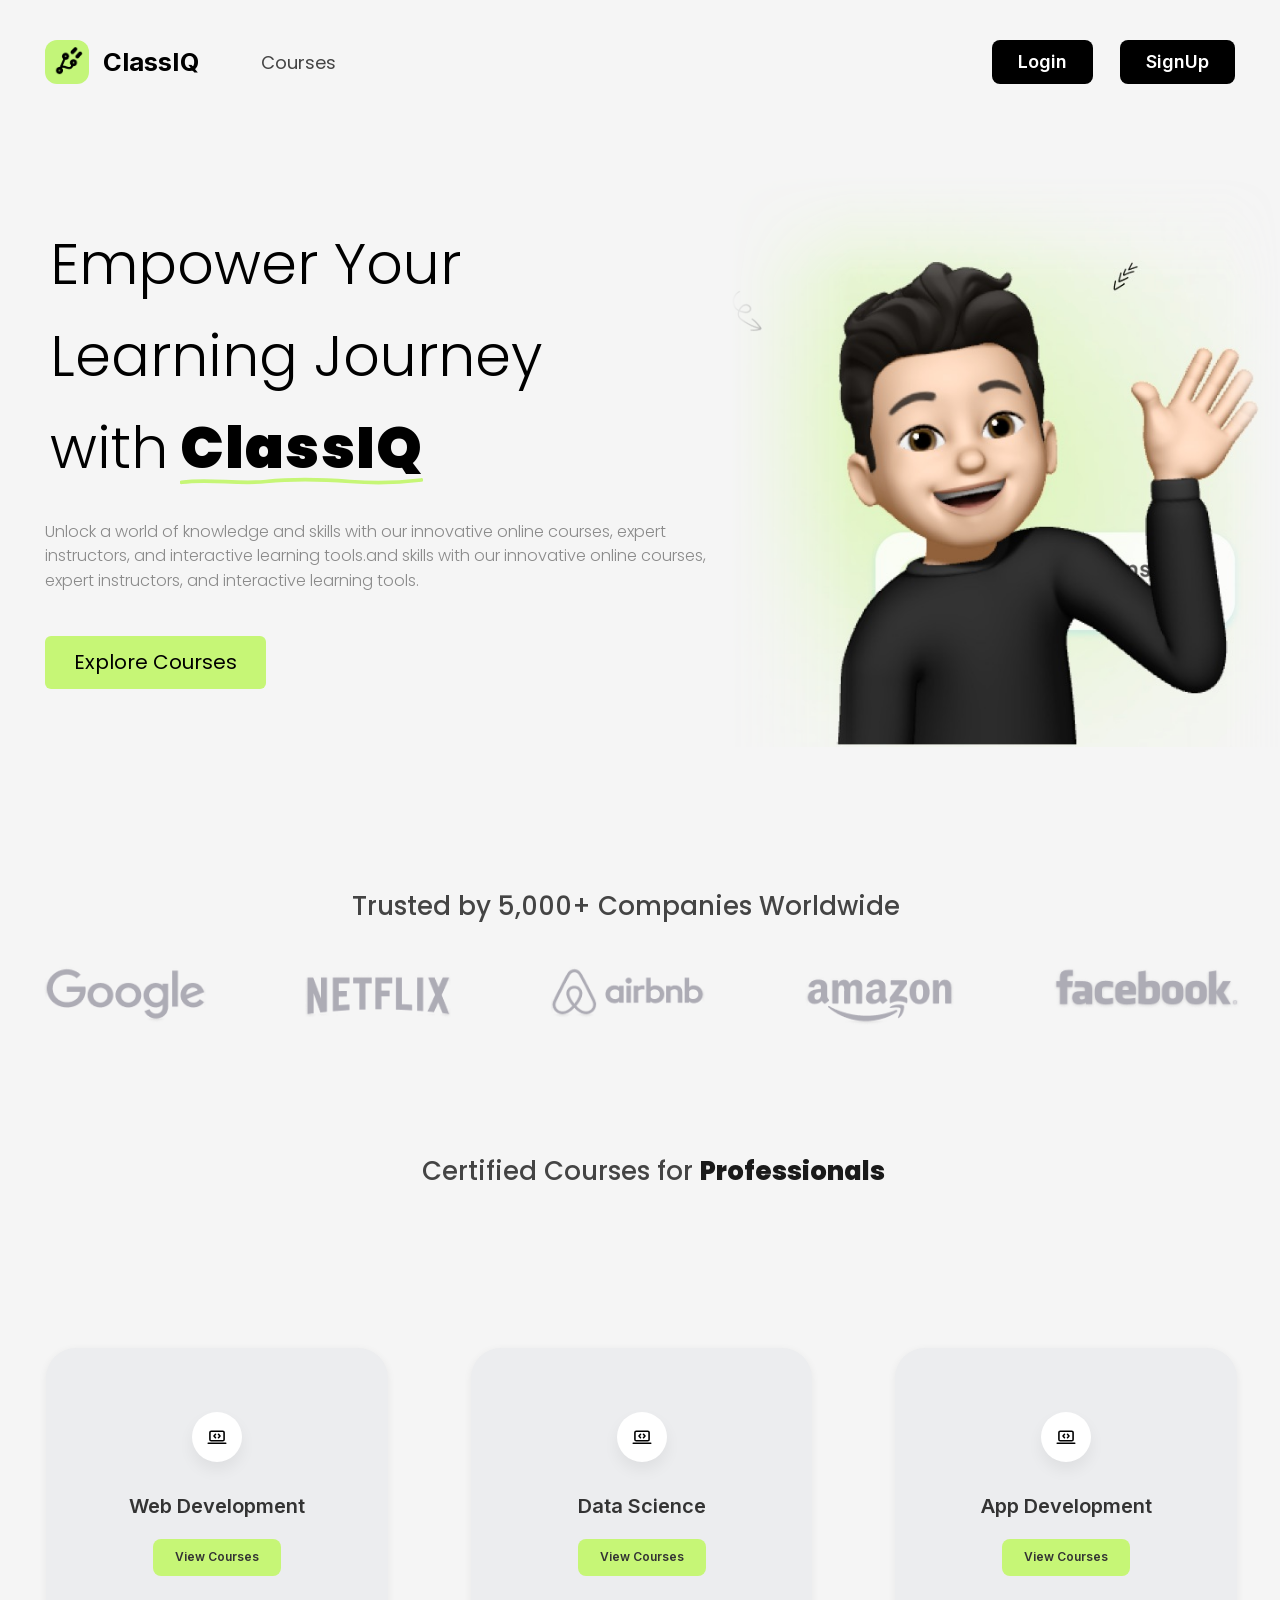
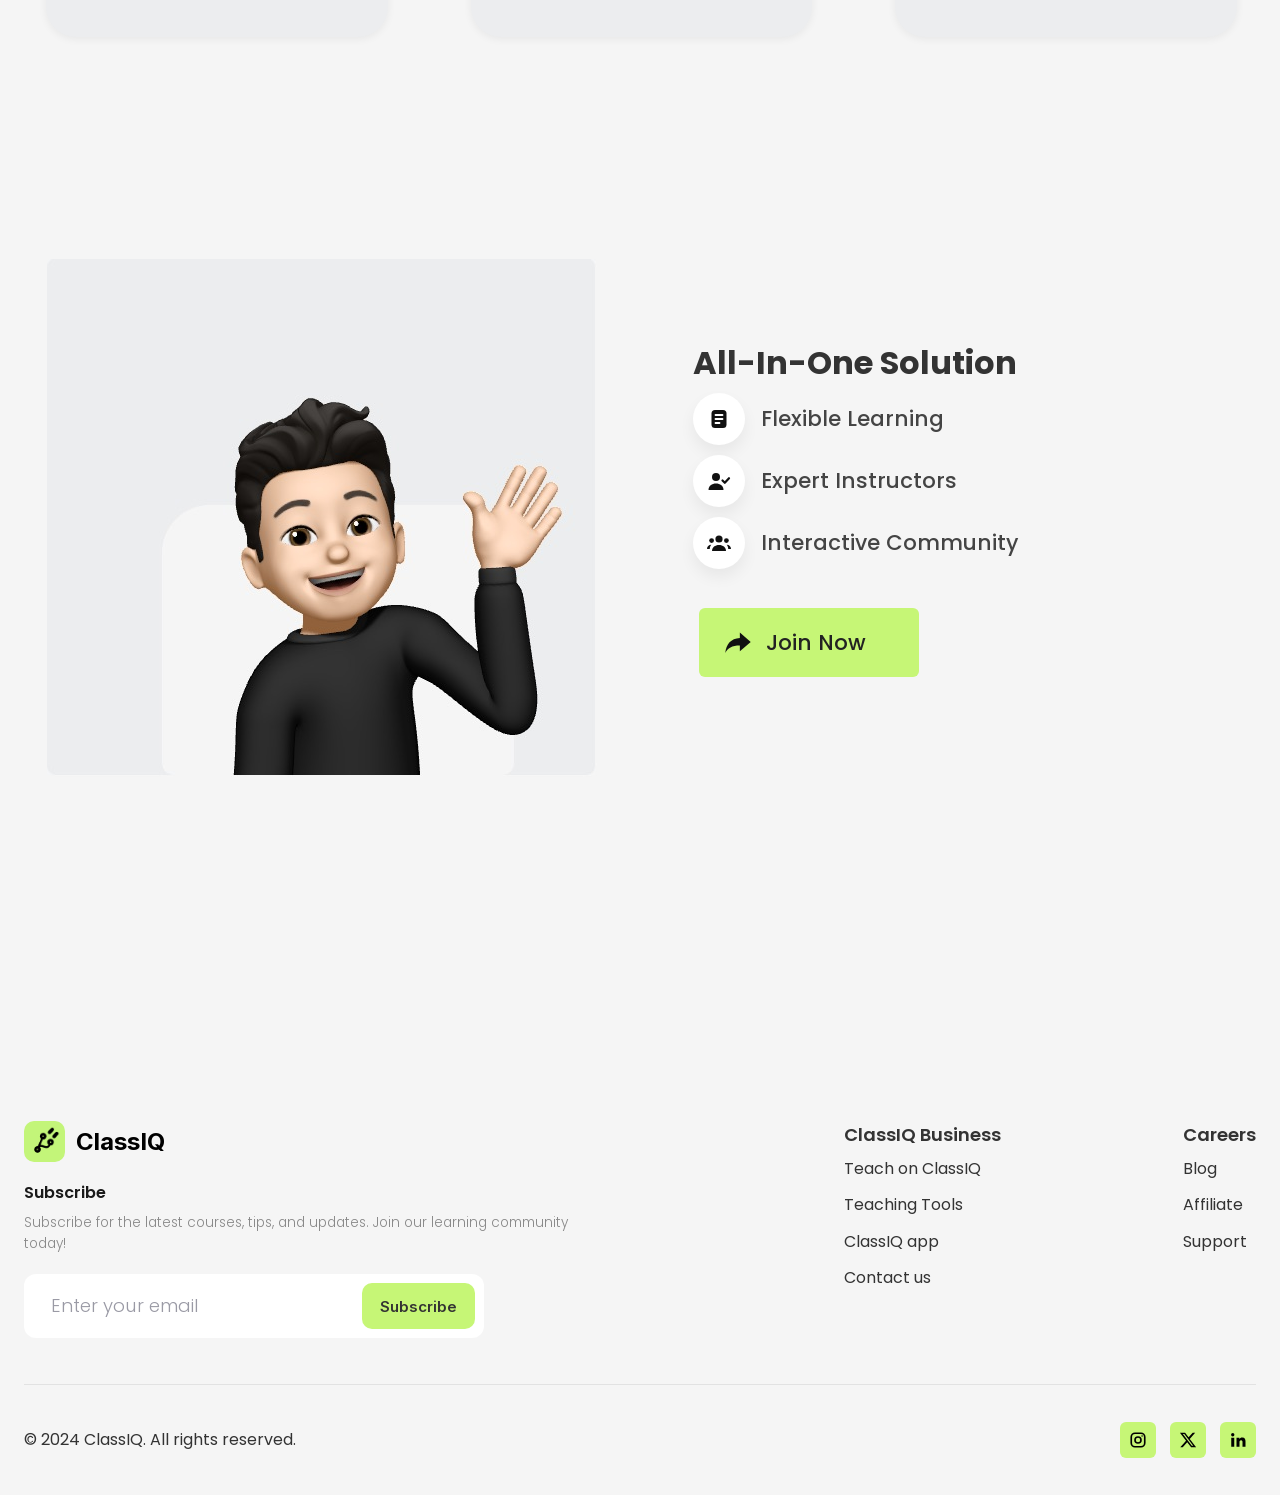
<file: index.html>
<!DOCTYPE html>
<html lang="en">
  <head>
    <meta charset="utf-8">
    <meta name="viewport" content="width=device-width, initial-scale=1">
    <title>ClassIQ - Empower Your Learning Journey</title>
    <meta name="description" content="Unlock a world of knowledge and skills with ClassIQ's online courses, expert instructors and interactive learning tools.">
    <meta name="theme-color" content="#c6f676">
    <link rel="icon" href="assets/images/logo.png" type="image/png">

    <link rel="preload" href="assets/fonts/poppins-300.woff2" as="font" type="font/woff2" crossorigin>
    <link rel="preload" href="assets/images/hero-avatar.jpg" as="image" fetchpriority="high">

    <link rel="stylesheet" href="css/base.css">
    <link rel="stylesheet" href="css/components/button.css">
    <link rel="stylesheet" href="css/components/header.css">
    <link rel="stylesheet" href="css/components/card.css">
    <link rel="stylesheet" href="css/components/footer.css">
    <link rel="stylesheet" href="css/pages/home.css">
  </head>
  <body class="page-home">
    <a class="skip-link" href="#main">Skip to content</a>

    <script src="js/components/header.js" data-nav-label="Courses" data-nav-href="#courses"></script>

    <main id="main">
      <!-- Hero -->
      <section class="hero" aria-labelledby="hero-title">
        <div class="container hero__inner">
          <div class="hero__content">
            <h1 class="hero__title" id="hero-title">
              Empower Your Learning Journey with <span class="hero__brand">ClassIQ</span>
            </h1>
            <p class="hero__text">
              Unlock a world of knowledge and skills with our innovative online courses, expert
              instructors, and interactive learning tools.and skills with our innovative online
              courses, expert instructors, and interactive learning tools.
            </p>
            <a class="btn btn--lime btn--md hero__cta" href="#courses">Explore Courses</a>
          </div>
          <img class="hero__media" src="assets/images/hero-avatar.jpg" width="620" height="645"
               alt="ClassIQ mascot waving hello" fetchpriority="high">
        </div>
      </section>

      <!-- Trusted by -->
      <section class="trusted" aria-labelledby="trusted-title">
        <div class="container">
          <h2 class="section-title" id="trusted-title">Trusted by 5,000+ Companies Worldwide</h2>
          <ul class="brands">
            <li><img class="brands__logo" src="assets/images/brand-google.png" width="182" height="68" alt="Google" loading="lazy" decoding="async"></li>
            <li><img class="brands__logo" src="assets/images/brand-netflix.png" width="164" height="68" alt="Netflix" loading="lazy" decoding="async"></li>
            <li><img class="brands__logo" src="assets/images/brand-airbnb.png" width="174" height="68" alt="Airbnb" loading="lazy" decoding="async"></li>
            <li><img class="brands__logo" src="assets/images/brand-amazon.png" width="168" height="68" alt="Amazon" loading="lazy" decoding="async"></li>
            <li><img class="brands__logo" src="assets/images/brand-facebook.png" width="208" height="68" alt="Facebook" loading="lazy" decoding="async"></li>
          </ul>
        </div>
      </section>

      <!-- Certified courses -->
      <section class="courses" id="courses" aria-labelledby="courses-title">
        <div class="container">
          <h2 class="section-title" id="courses-title">Certified Courses for <strong>Professionals</strong></h2>
          <ul class="category-grid">
            <li class="category-card">
              <span class="icon-circle"><img src="assets/icons/laptop.svg" width="20" height="20" alt=""></span>
              <h3 class="category-card__title">Web Development</h3>
              <a class="btn btn--lime btn--sm" href="dashboard.html">View Courses</a>
            </li>
            <li class="category-card">
              <span class="icon-circle"><img src="assets/icons/laptop.svg" width="20" height="20" alt=""></span>
              <h3 class="category-card__title">Data Science</h3>
              <a class="btn btn--lime btn--sm" href="dashboard.html">View Courses</a>
            </li>
            <li class="category-card">
              <span class="icon-circle"><img src="assets/icons/laptop.svg" width="20" height="20" alt=""></span>
              <h3 class="category-card__title">App Development</h3>
              <a class="btn btn--lime btn--sm" href="dashboard.html">View Courses</a>
            </li>
          </ul>
        </div>
      </section>

      <!-- All-in-one -->
      <section class="about" aria-labelledby="about-title">
        <div class="container about__inner">
          <div class="about__media">
            <img src="assets/images/about-avatar.jpg" width="550" height="518"
                 alt="ClassIQ mascot waving" loading="lazy" decoding="async">
          </div>
          <div class="about__content">
            <h2 class="about__title" id="about-title">All-In-One Solution</h2>
            <ul class="feature-list">
              <li class="feature-list__item">
                <span class="icon-circle"><img src="assets/icons/notebook.svg" width="22" height="22" alt=""></span>
                Flexible Learning
              </li>
              <li class="feature-list__item">
                <span class="icon-circle"><img src="assets/icons/user-check.svg" width="22" height="22" alt=""></span>
                Expert Instructors
              </li>
              <li class="feature-list__item">
                <span class="icon-circle"><img src="assets/icons/users.svg" width="22" height="22" alt=""></span>
                Interactive Community
              </li>
            </ul>
            <a class="btn btn--lime btn--lg about__cta" href="signup.html">
              <img class="btn__icon" src="assets/icons/share.svg" width="26" height="26" alt="">
              Join Now
            </a>
          </div>
        </div>
      </section>
    </main>

    <footer class="site-footer">
      <div class="site-footer__inner">
        <div class="footer__top">
          <div class="footer__brand">
            <a class="brand" href="index.html" aria-label="ClassIQ home">
              <img class="brand__logo" src="assets/images/logo.png" width="41" height="41" alt="" loading="lazy">
              ClassIQ
            </a>
            <h2 class="footer__subscribe-title">Subscribe</h2>
            <p class="footer__subscribe-text">
              Subscribe for the latest courses, tips, and updates. Join our learning community today!
            </p>
            <form class="subscribe" data-subscribe-form novalidate>
              <label class="sr-only" for="subscribe-email">Email address</label>
              <input class="subscribe__input" id="subscribe-email" type="email" name="email"
                     placeholder="Enter your email" autocomplete="email">
              <button class="btn btn--lime btn--xs" type="submit">Subscribe</button>
            </form>
            <p class="subscribe__message" id="subscribe-message" role="status" aria-live="polite"></p>
          </div>

          <nav aria-labelledby="footer-business">
            <h2 class="footer__col-title" id="footer-business">ClassIQ Business</h2>
            <ul class="footer__links">
              <li><a href="#">Teach on ClassIQ</a></li>
              <li><a href="#">Teaching Tools</a></li>
              <li><a href="#">ClassIQ app</a></li>
              <li><a href="#">Contact us</a></li>
            </ul>
          </nav>

          <nav aria-labelledby="footer-careers">
            <h2 class="footer__col-title" id="footer-careers">Careers</h2>
            <ul class="footer__links">
              <li><a href="#">Blog</a></li>
              <li><a href="#">Affiliate</a></li>
              <li><a href="#">Support</a></li>
            </ul>
          </nav>
        </div>

        <div class="footer__bottom">
          <p class="footer__copy">&copy; 2024 ClassIQ. All rights reserved.</p>
          <ul class="social">
            <li><a class="social__link" href="#" aria-label="Instagram"><img src="assets/icons/instagram.svg" width="18" height="18" alt="" loading="lazy"></a></li>
            <li><a class="social__link" href="#" aria-label="X"><img src="assets/icons/x.svg" width="18" height="18" alt="" loading="lazy"></a></li>
            <li><a class="social__link" href="#" aria-label="LinkedIn"><img src="assets/icons/linkedin.svg" width="18" height="18" alt="" loading="lazy"></a></li>
          </ul>
        </div>
      </div>
    </footer>

    <script src="js/utils/validators.js" defer></script>
    <script src="js/modules/nav.js" defer></script>
    <script src="js/modules/subscribe.js" defer></script>
  </body>
</html>
</file>
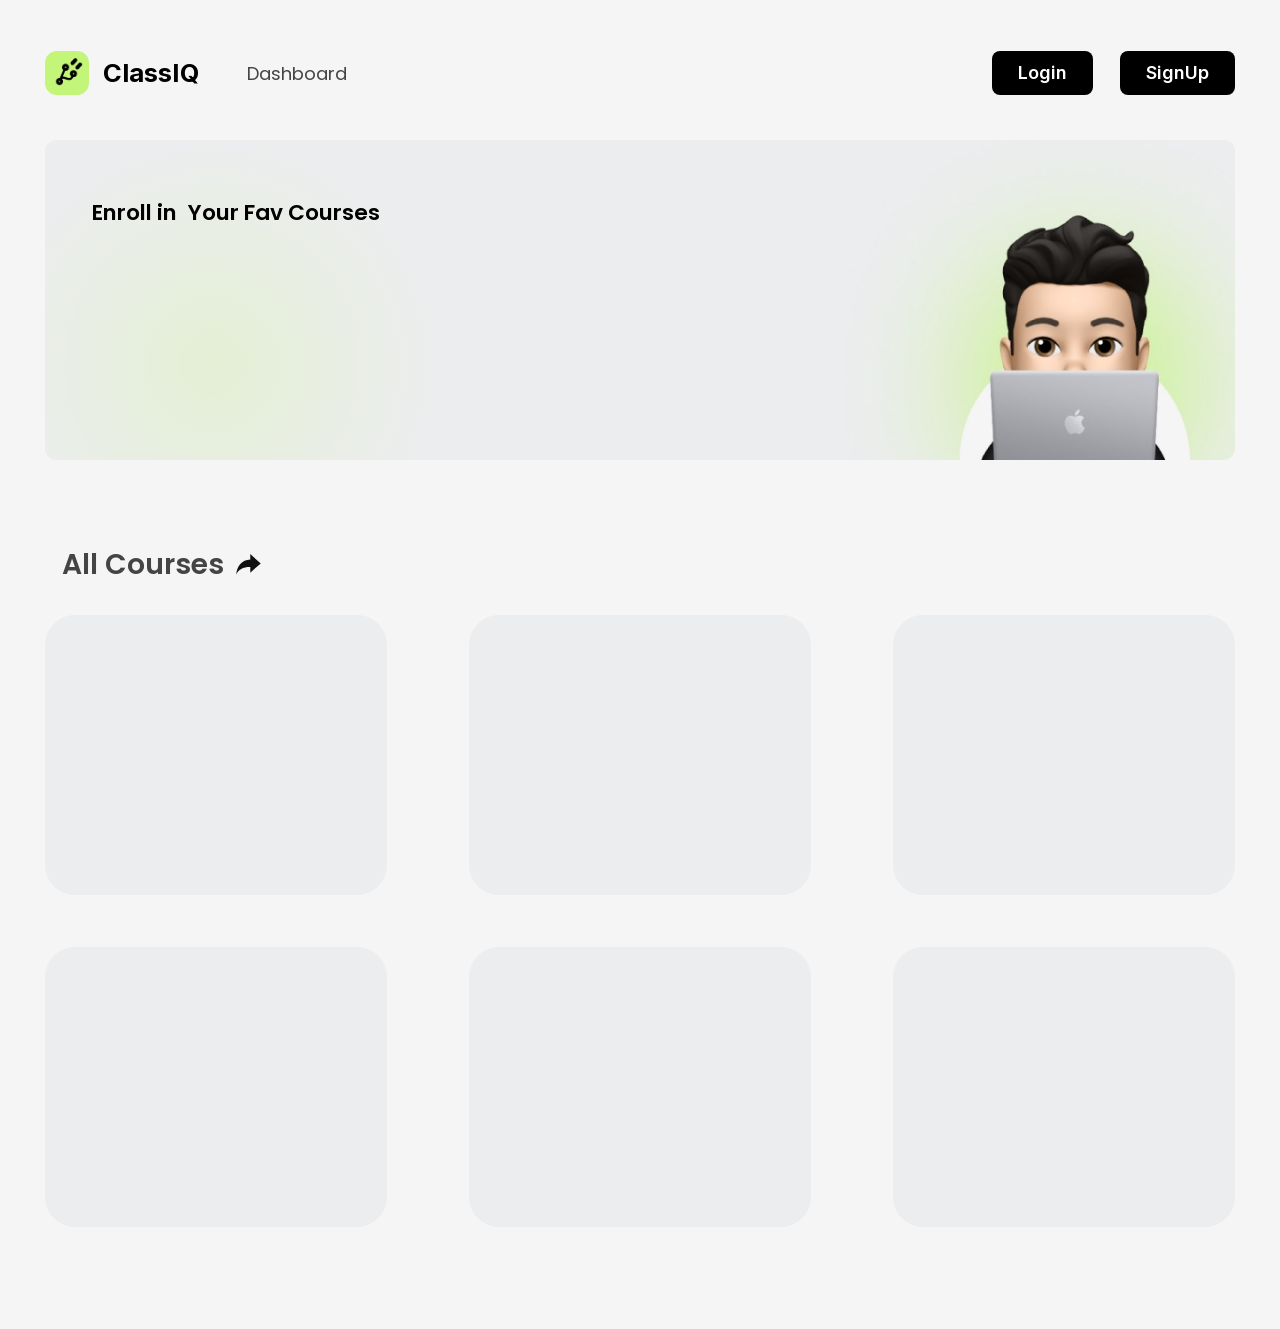
<file: dashboard.html>
<!DOCTYPE html>
<html lang="en">
  <head>
    <meta charset="utf-8">
    <meta name="viewport" content="width=device-width, initial-scale=1">
    <title>Dashboard - ClassIQ</title>
    <meta name="description" content="Browse and enroll in your favourite ClassIQ courses.">
    <meta name="theme-color" content="#c6f676">
    <link rel="icon" href="assets/images/logo.png" type="image/png">

    <link rel="preload" href="assets/fonts/poppins-500.woff2" as="font" type="font/woff2" crossorigin>

    <link rel="stylesheet" href="css/base.css">
    <link rel="stylesheet" href="css/components/button.css">
    <link rel="stylesheet" href="css/components/header.css">
    <link rel="stylesheet" href="css/components/card.css">
    <link rel="stylesheet" href="css/pages/dashboard.css">
  </head>
  <body class="page-dashboard">
    <a class="skip-link" href="#main">Skip to content</a>

    <script src="js/components/header.js" data-nav-label="Dashboard" data-nav-href="dashboard.html"></script>

    <main class="container" id="main">
      <section class="banner" aria-labelledby="banner-title">
        <h1 class="banner__title" id="banner-title">Enroll in&ensp;Your Fav Courses</h1>
        <img class="banner__media" src="assets/images/banner-avatar.jpg" width="445" height="361"
             alt="ClassIQ mascot studying on a laptop" fetchpriority="high">
      </section>

      <section class="dashboard-courses" aria-labelledby="courses-title">
        <h2 class="dashboard-courses__title" id="courses-title">
          All Courses
          <img src="assets/icons/share.svg" width="28" height="28" alt="">
        </h2>
        <ul class="course-grid">
          <li class="course-tile" aria-hidden="true"></li>
          <li class="course-tile" aria-hidden="true"></li>
          <li class="course-tile" aria-hidden="true"></li>
          <li class="course-tile" aria-hidden="true"></li>
          <li class="course-tile" aria-hidden="true"></li>
          <li class="course-tile" aria-hidden="true"></li>
        </ul>
      </section>
    </main>

    <script src="js/modules/nav.js" defer></script>
  </body>
</html>
</file>
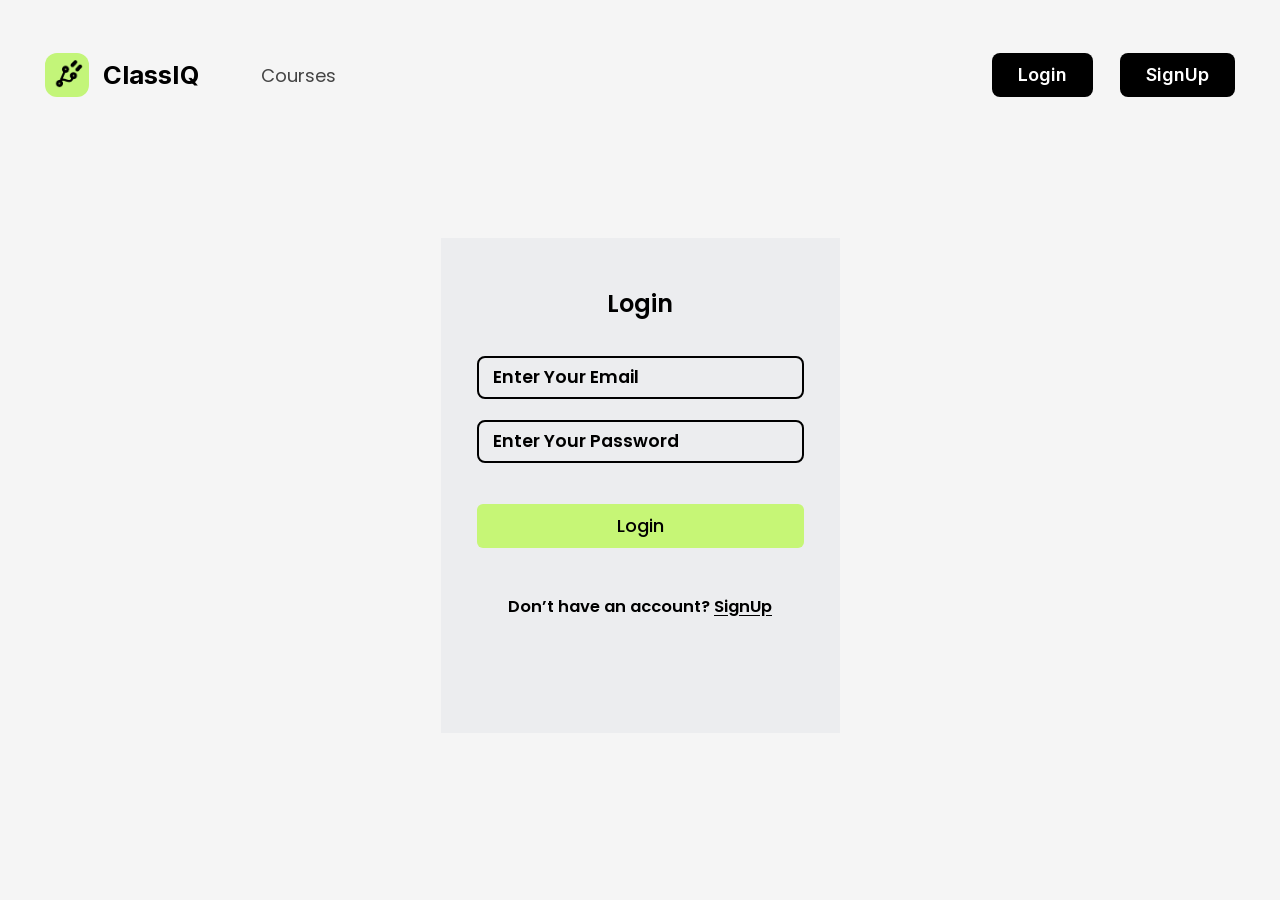
<file: login.html>
<!DOCTYPE html>
<html lang="en">
  <head>
    <meta charset="utf-8">
    <meta name="viewport" content="width=device-width, initial-scale=1">
    <title>Login – ClassIQ</title>
    <meta name="description" content="Log in to your ClassIQ account.">
    <meta name="theme-color" content="#c6f676">
    <link rel="icon" href="assets/images/logo.png" type="image/png">

    <link rel="preload" href="assets/fonts/poppins-500.woff2" as="font" type="font/woff2" crossorigin>

    <link rel="stylesheet" href="css/base.css">
    <link rel="stylesheet" href="css/components/button.css">
    <link rel="stylesheet" href="css/components/header.css">
    <link rel="stylesheet" href="css/components/form.css">
  </head>
  <body class="page-login">
    <a class="skip-link" href="#main">Skip to content</a>

    <script src="js/components/header.js" data-nav-label="Courses" data-nav-href="index.html#courses"></script>

    <main id="main">
      <section class="auth-card" aria-labelledby="auth-title">
        <h1 class="auth-card__title" id="auth-title">Login</h1>
        <form class="form" data-auth-form data-redirect="dashboard.html" novalidate>
          <div class="field">
            <label class="sr-only" for="email">Email</label>
            <input class="field__input" id="email" name="email" type="email" placeholder="Enter Your Email"
                   autocomplete="email" data-rules="required email" aria-describedby="email-error">
            <p class="field__error" id="email-error" role="alert"></p>
          </div>
          <div class="field">
            <label class="sr-only" for="password">Password</label>
            <input class="field__input" id="password" name="password" type="password" placeholder="Enter Your Password"
                   autocomplete="current-password" data-rules="required" aria-describedby="password-error">
            <p class="field__error" id="password-error" role="alert"></p>
          </div>
          <button class="btn btn--lime btn--block form__submit" type="submit">Login</button>
        </form>
        <p class="auth-card__switch">Don’t have an account? <a href="signup.html">SignUp</a></p>
      </section>
    </main>

    <script src="js/utils/validators.js" defer></script>
    <script src="js/modules/nav.js" defer></script>
    <script src="js/modules/auth-form.js" defer></script>
  </body>
</html>
</file>
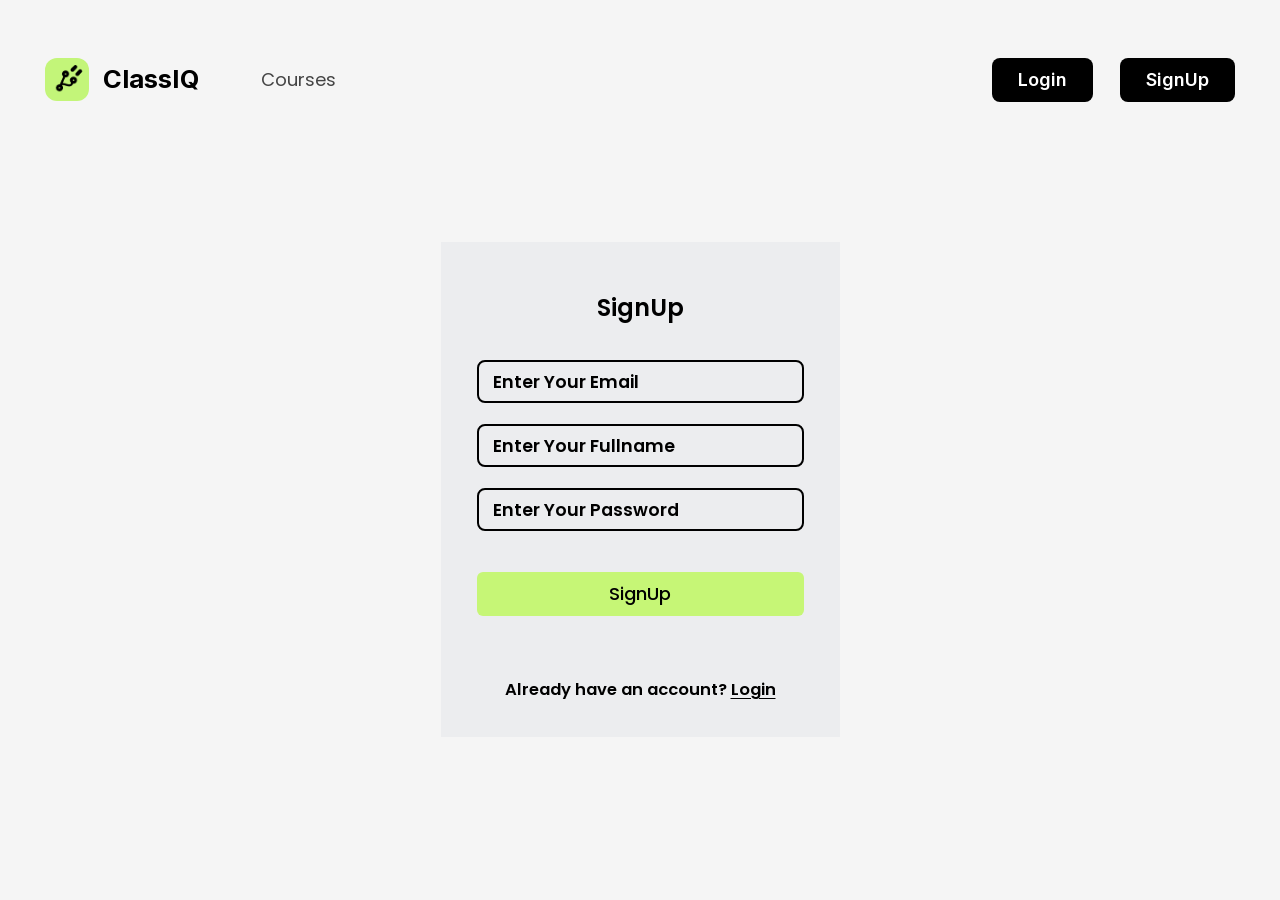
<file: signup.html>
<!DOCTYPE html>
<html lang="en">
  <head>
    <meta charset="utf-8">
    <meta name="viewport" content="width=device-width, initial-scale=1">
    <title>SignUp – ClassIQ</title>
    <meta name="description" content="Create your ClassIQ account.">
    <meta name="theme-color" content="#c6f676">
    <link rel="icon" href="assets/images/logo.png" type="image/png">

    <link rel="preload" href="assets/fonts/poppins-500.woff2" as="font" type="font/woff2" crossorigin>

    <link rel="stylesheet" href="css/base.css">
    <link rel="stylesheet" href="css/components/button.css">
    <link rel="stylesheet" href="css/components/header.css">
    <link rel="stylesheet" href="css/components/form.css">
  </head>
  <body class="page-signup">
    <a class="skip-link" href="#main">Skip to content</a>

    <script src="js/components/header.js" data-nav-label="Courses" data-nav-href="index.html#courses"></script>

    <main id="main">
      <section class="auth-card auth-card--signup" aria-labelledby="auth-title">
        <h1 class="auth-card__title" id="auth-title">SignUp</h1>
        <form class="form" data-auth-form data-redirect="dashboard.html" novalidate>
          <div class="field">
            <label class="sr-only" for="email">Email</label>
            <input class="field__input" id="email" name="email" type="email" placeholder="Enter Your Email"
                   autocomplete="email" data-rules="required email" aria-describedby="email-error">
            <p class="field__error" id="email-error" role="alert"></p>
          </div>
          <div class="field">
            <label class="sr-only" for="fullname">Full name</label>
            <input class="field__input" id="fullname" name="fullname" type="text" placeholder="Enter Your Fullname"
                   autocomplete="name" data-rules="required" aria-describedby="fullname-error">
            <p class="field__error" id="fullname-error" role="alert"></p>
          </div>
          <div class="field">
            <label class="sr-only" for="password">Password</label>
            <input class="field__input" id="password" name="password" type="password" placeholder="Enter Your Password"
                   autocomplete="new-password" data-rules="required min:8" aria-describedby="password-error">
            <p class="field__error" id="password-error" role="alert"></p>
          </div>
          <button class="btn btn--lime btn--block form__submit" type="submit">SignUp</button>
        </form>
        <p class="auth-card__switch">Already have an account? <a href="login.html">Login</a></p>
      </section>
    </main>

    <script src="js/utils/validators.js" defer></script>
    <script src="js/modules/nav.js" defer></script>
    <script src="js/modules/auth-form.js" defer></script>
  </body>
</html>
</file>
<file: css/base.css>
@font-face {
  font-family: "Poppins";
  font-style: normal;
  font-weight: 300;
  font-display: swap;
  src: url("../assets/fonts/poppins-300.woff2") format("woff2");
}
@font-face {
  font-family: "Poppins";
  font-style: normal;
  font-weight: 400;
  font-display: swap;
  src: url("../assets/fonts/poppins-400.woff2") format("woff2");
}
@font-face {
  font-family: "Poppins";
  font-style: normal;
  font-weight: 500;
  font-display: swap;
  src: url("../assets/fonts/poppins-500.woff2") format("woff2");
}
@font-face {
  font-family: "Poppins";
  font-style: normal;
  font-weight: 600;
  font-display: swap;
  src: url("../assets/fonts/poppins-600.woff2") format("woff2");
}
@font-face {
  font-family: "Poppins";
  font-style: normal;
  font-weight: 700;
  font-display: swap;
  src: url("../assets/fonts/poppins-700.woff2") format("woff2");
}
@font-face {
  font-family: "Poppins";
  font-style: normal;
  font-weight: 800;
  font-display: swap;
  src: url("../assets/fonts/poppins-800.woff2") format("woff2");
}
@font-face {
  font-family: "Poppins";
  font-style: normal;
  font-weight: 900;
  font-display: swap;
  src: url("../assets/fonts/poppins-900.woff2") format("woff2");
}
@font-face {
  font-family: "Inter";
  font-style: normal;
  font-weight: 600 700;
  font-display: swap;
  src: url("../assets/fonts/inter.woff2") format("woff2");
}

:root {
  --color-bg: #f5f5f5;
  --color-surface: #ecedef;
  --color-lime: #c6f676;
  --color-black: #000;
  --color-white: #fff;
  --color-text: #1a1a1a;
  --color-muted: #444;
  --color-subtle: #777;
  --color-border: #e2e2e2;
  --color-error: #c62828;

  --font-body: "Poppins", system-ui, -apple-system, "Segoe UI", Roboto, sans-serif;
  --font-display: "Inter", system-ui, -apple-system, "Segoe UI", Roboto, sans-serif;

  --container: 1190px;
  --gutter: clamp(16px, 4vw, 24px);

  --radius-sm: 6px;
  --radius-md: 8px;
  --radius-lg: 30px;

  --shadow-card: 0 4px 14px rgb(0 0 0 / 8%);
}

*,
*::before,
*::after {
  box-sizing: border-box;
}

* {
  margin: 0;
}

html {
  -webkit-text-size-adjust: 100%;
}

body {
  min-height: 100vh;
  font-family: var(--font-body);
  font-size: 1rem;
  line-height: 1.5;
  color: var(--color-text);
  background: var(--color-bg);
  -webkit-font-smoothing: antialiased;
  overflow-x: hidden;
}

img {
  display: block;
  max-width: 100%;
  height: auto;
}

a {
  color: inherit;
  text-decoration: none;
}

ul {
  padding: 0;
  list-style: none;
}

button,
input {
  font: inherit;
  color: inherit;
}

button {
  cursor: pointer;
}

:focus-visible {
  outline: 3px solid var(--color-black);
  outline-offset: 3px;
}

@media (prefers-reduced-motion: reduce) {
  *,
  *::before,
  *::after {
    transition-duration: 0.01ms !important;
    animation-duration: 0.01ms !important;
  }
}

.container {
  width: min(100% - 2 * var(--gutter), var(--container));
  margin-inline: auto;
}

.sr-only {
  position: absolute;
  width: 1px;
  height: 1px;
  padding: 0;
  margin: -1px;
  overflow: hidden;
  clip: rect(0, 0, 0, 0);
  white-space: nowrap;
  border: 0;
}

.skip-link {
  position: absolute;
  top: -100px;
  left: 16px;
  z-index: 100;
  padding: 8px 16px;
  color: var(--color-white);
  background: var(--color-black);
  border-radius: var(--radius-sm);
}

.skip-link:focus {
  top: 16px;
}

/* ---- Typography ---- */
.section-title {
  font-size: clamp(1.25rem, 2.02vw, 1.8125rem);
  font-weight: 500;
  line-height: 1.4;
  text-align: center;
  color: var(--color-muted);
}

.section-title strong {
  font-weight: 800;
  color: var(--color-text);
}
</file>
<file: css/components/button.css>
/* Buttons */
.btn {
  display: inline-flex;
  align-items: center;
  justify-content: center;
  gap: 12px;
  border: 0;
  border-radius: var(--radius-sm);
  font-family: var(--font-body);
  font-weight: 500;
  line-height: 1;
  white-space: nowrap;
  transition: transform 0.15s ease, box-shadow 0.15s ease, opacity 0.15s ease;
}

.btn:hover {
  transform: translateY(-1px);
  box-shadow: 0 6px 14px rgb(0 0 0 / 14%);
}

.btn:active {
  transform: translateY(0);
  box-shadow: none;
}

/* Colours */
.btn--lime {
  background: var(--color-lime);
  color: var(--color-black);
}

.btn--dark {
  background: var(--color-black);
  color: var(--color-white);
  font-family: var(--font-display);
  font-weight: 600;
  border-radius: var(--radius-md);
}

/* Sizes */
.btn--xs {
  min-height: 46px;
  padding: 0 18px;
  border-radius: 10px;
  font-family: var(--font-display);
  font-size: 0.9375rem;
  font-weight: 600;
  color: #333;
}

.btn--sm {
  min-height: 37px;
  padding: 0 22px;
  border-radius: var(--radius-md);
  font-family: var(--font-display);
  font-size: 0.75rem;
  font-weight: 600;
  color: #333;
}

.btn--md {
  min-height: 53px;
  padding: 0 29px;
  font-size: 1.25rem;
  font-weight: 400;
}

.btn--lg {
  min-height: 69px;
  gap: 15px;
  padding: 0 53px 0 26px;
  font-size: clamp(1.125rem, 1.67vw, 1.5rem);
  color: #222;
}

.btn--nav {
  min-height: 44px;
  padding: 0 26px;
  font-size: 1.125rem;
}

.btn--block {
  width: 100%;
  min-height: 44px;
  font-size: 1.125rem;
}

.btn__icon {
  width: 26px;
  height: 21px;
}
</file>
<file: css/components/header.css>
/* Site header and navigation */
body {
  --header-top: 40px;
  --nav-gap: 52px;
}

body.page-dashboard {
  --header-top: 51px;
  --nav-gap: 32px;
}

body.page-login {
  --header-top: 53px;
}

body.page-signup {
  --header-top: 64px;
}

.site-header {
  padding-top: min(var(--header-top), max(16px, 4.5vw));
}

.site-header__inner {
  position: relative;
  display: flex;
  align-items: center;
  gap: 16px;
}

.brand {
  display: inline-flex;
  align-items: center;
  gap: 14px;
  font-family: var(--font-display);
  font-size: clamp(1.375rem, 2vw, 1.75rem);
  font-weight: 700;
  color: var(--color-black);
}

.brand__logo {
  width: clamp(40px, 3.4vw, 49px);
  height: clamp(40px, 3.4vw, 49px);
  border-radius: 12px;
}

.nav {
  display: flex;
  flex: 1;
  align-items: center;
  margin-left: min(var(--nav-gap), 3.6vw);
}

.nav__link {
  font-size: 1.125rem;
  color: var(--color-muted);
  transition: color 0.15s ease;
}

.nav__link:hover {
  color: var(--color-black);
}

.nav__actions {
  display: flex;
  gap: clamp(12px, 2.1vw, 31px);
  margin-left: auto;
}

.nav-toggle {
  display: none;
  width: 44px;
  height: 44px;
  margin-left: auto;
  padding: 0;
  background: var(--color-black);
  border: 0;
  border-radius: var(--radius-md);
  place-items: center;
}

.nav-toggle__bars,
.nav-toggle__bars::before,
.nav-toggle__bars::after {
  display: block;
  width: 20px;
  height: 2px;
  background: var(--color-white);
  border-radius: 2px;
  transition: transform 0.2s ease, opacity 0.2s ease;
}

.nav-toggle__bars {
  position: relative;
}

.nav-toggle__bars::before,
.nav-toggle__bars::after {
  content: "";
  position: absolute;
  left: 0;
}

.nav-toggle__bars::before {
  top: -6px;
}

.nav-toggle__bars::after {
  top: 6px;
}

.nav-toggle[aria-expanded="true"] .nav-toggle__bars {
  background: transparent;
}

.nav-toggle[aria-expanded="true"] .nav-toggle__bars::before {
  transform: translateY(6px) rotate(45deg);
}

.nav-toggle[aria-expanded="true"] .nav-toggle__bars::after {
  transform: translateY(-6px) rotate(-45deg);
}

/* Mobile: collapse nav into a dropdown panel */
@media (max-width: 800px) {
  .nav-toggle {
    display: grid;
  }

  .nav {
    position: absolute;
    top: calc(100% + 12px);
    right: 0;
    left: 0;
    z-index: 20;
    display: none;
    flex-direction: column;
    align-items: stretch;
    gap: 20px;
    margin: 0;
    padding: 24px;
    background: var(--color-surface);
    border-radius: 16px;
    box-shadow: var(--shadow-card);
  }

  .nav.is-open {
    display: flex;
  }

  .nav__actions {
    flex-direction: column;
    margin-left: 0;
  }

  .nav__actions .btn {
    width: 100%;
  }
}
</file>
<file: css/components/card.css>
/* Cards */
.icon-circle {
  display: grid;
  flex: none;
  width: 50px;
  height: 50px;
  place-items: center;
  background: var(--color-white);
  border-radius: 50%;
  box-shadow: 0 8px 16px rgb(0 0 0 / 6%);
}

.icon-circle img {
  width: 20px;
  height: 20px;
}

.icon-circle--sm {
  width: 40px;
  height: 40px;
}

.icon-circle--sm img {
  width: 18px;
  height: 18px;
}

/* Course category card (home) */
.category-card {
  display: flex;
  flex-direction: column;
  align-items: center;
  min-height: clamp(220px, 20vw, 289px);
  padding: 64px 24px 61px;
  text-align: center;
  background: var(--color-surface);
  border-radius: var(--radius-lg);
  box-shadow: 0 2px 8px rgb(0 0 0 / 6%);
}

.category-card__title {
  margin: 29px 0 18px;
  font-family: var(--font-display);
  font-size: 1.25rem;
  font-weight: 600;
  line-height: 30px;
  color: #333;
}

/* Empty course tile (dashboard) */
.course-tile {
  aspect-ratio: 334 / 273;
  background: var(--color-surface);
  border-radius: var(--radius-lg);
}
</file>
<file: css/components/footer.css>
/* Site footer */
.site-footer {
  margin-top: clamp(80px, 26.9vw, 387px);
}

.site-footer__inner {
  width: min(100% - 2 * var(--gutter), 1254px);
  margin-left: max(var(--gutter), calc((100% - 1254px) / 2 + 1px));
}

.footer__top {
  display: grid;
  grid-template-columns: minmax(0, 1fr) 166px auto;
  column-gap: clamp(32px, 13.5vw, 194px);
  row-gap: 40px;
}

.footer__brand .brand {
  gap: 11px;
  font-size: 1.5rem;
}

.footer__brand .brand__logo {
  width: 41px;
  height: 41px;
  border-radius: 10px;
}

.footer__subscribe-title {
  margin-top: 12px;
  font-size: 1rem;
  font-weight: 600;
}

.footer__subscribe-text {
  max-width: 584px;
  margin-top: 8px;
  font-size: 0.853rem;
  font-weight: 300;
  color: #888;
}

.subscribe {
  display: flex;
  align-items: center;
  gap: 8px;
  max-width: 460px;
  margin-top: 20px;
  padding: 9px 9px 9px 27px;
  background: var(--color-white);
  border-radius: 12px;
}

.subscribe__input {
  flex: 1;
  min-width: 0;
  padding: 0;
  font-size: 1.15rem;
  background: transparent;
  border: 0;
}

.subscribe__input::placeholder {
  color: #9a9aa5;
  font-weight: 300;
}

.subscribe__input:focus-visible {
  outline: 0;
}

.subscribe:focus-within {
  outline: 3px solid var(--color-black);
  outline-offset: 2px;
}

.subscribe__message:empty {
  display: none;
}

.subscribe__message {
  max-width: 460px;
  margin-top: 8px;
  font-size: 0.8125rem;
  color: var(--color-muted);
}

.subscribe__message.is-error {
  color: var(--color-error);
}

.footer__col-title {
  font-size: 1.125rem;
  font-weight: 600;
  color: #333;
}

.footer__links {
  display: flex;
  flex-direction: column;
  gap: 12.3px;
  margin-top: 9px;
}

.footer__links a {
  font-size: 1rem;
  line-height: 22px;
  color: #333;
  transition: color 0.15s ease;
}

.footer__links a:hover {
  color: var(--color-black);
}

.footer__bottom {
  display: flex;
  align-items: center;
  justify-content: space-between;
  gap: 16px;
  margin-top: 46px;
  padding: 37px 0 37px;
  border-top: 1px solid var(--color-border);
}

.footer__copy {
  font-size: 1rem;
  color: #333;
}

.social {
  display: flex;
  gap: 14px;
}

.social__link {
  display: grid;
  width: 36px;
  height: 36px;
  place-items: center;
  background: var(--color-lime);
  border-radius: var(--radius-sm);
  transition: transform 0.15s ease;
}

.social__link:hover {
  transform: translateY(-2px);
}

.social__link img {
  width: 18px;
  height: 18px;
}

@media (max-width: 800px) {
  .footer__top {
    grid-template-columns: 1fr 1fr;
  }

  .footer__brand {
    grid-column: 1 / -1;
  }
}

@media (max-width: 480px) {
  .footer__bottom {
    flex-direction: column;
    align-items: flex-start;
  }
}
</file>
<file: css/pages/home.css>
/* Hero */
.hero {
  --hero-start: max(var(--gutter), (100% - var(--container)) / 2);
  padding-top: clamp(24px, 7.1vw, 102px);
}

.hero__inner {
  display: grid;
  grid-template-columns: minmax(0, 1fr) clamp(320px, 43vw, 620px);
  align-items: center;
  width: min(100% - var(--hero-start), var(--container) + 125px);
  margin-left: var(--hero-start);
}

.hero__content {
  padding-bottom: 16px;
}

.hero__title {
  margin-left: 5px;
  font-size: clamp(2.25rem, 4.5vw, 4rem);
  font-weight: 300;
  max-width: 10.5em;
  line-height: 1.6;
  color: var(--color-black);
}

.hero__brand {
  margin-left: -4px;
  letter-spacing: 0.02em;
  font-weight: 900;
  background: url("data:image/svg+xml,%3Csvg xmlns='http://www.w3.org/2000/svg' viewBox='0 0 260 12' preserveAspectRatio='none'%3E%3Cpath d='M2 7c30-5 60 3 90-1s60-3 90 0 50 2 76-2' fill='none' stroke='%23c6f676' stroke-width='5' stroke-linecap='round'/%3E%3C/svg%3E")
    no-repeat 0 calc(100% - 0.03em) / 100% 0.16em;
}

.hero__text {
  max-width: 690px;
  margin-top: 26px;
  font-size: 1.01rem;
  font-weight: 300;
  color: #8a8a8a;
}

.hero__cta {
  margin-top: clamp(28px, 3.35vw, 48px);
}

.hero__media {
  width: 100%;
  -webkit-mask-image: linear-gradient(to right, transparent, #000 22%),
    linear-gradient(to bottom, transparent, #000 18%),
    linear-gradient(to left, transparent, #000 10%);
  -webkit-mask-composite: source-in;
  mask-image: linear-gradient(to right, transparent, #000 22%),
    linear-gradient(to bottom, transparent, #000 18%),
    linear-gradient(to left, transparent, #000 10%);
  mask-composite: intersect;
}

/* Trusted by */
.trusted {
  padding-top: clamp(56px, 11vw, 159px);
}

.brands {
  display: flex;
  flex-wrap: wrap;
  align-items: center;
  justify-content: space-between;
  gap: 8px 16px;
  margin-top: 40px;
}

.brands__logo {
  height: clamp(40px, 4.72vw, 68px);
  width: auto;
}

/* Certified courses */
.courses {
  padding-top: clamp(56px, 10vw, 144px);
}

.category-grid {
  display: grid;
  grid-template-columns: repeat(auto-fit, minmax(min(100%, 260px), 1fr));
  gap: clamp(20px, 6.46vw, 93px);
  margin-top: clamp(32px, 12.4vw, 178px);
}

/* All-in-one */
.about {
  margin-top: clamp(64px, 17.35vw, 250px);
}

.about__inner {
  display: grid;
  grid-template-columns: minmax(0, 552px) minmax(0, 1fr);
  align-items: center;
  column-gap: clamp(32px, 7.5vw, 108px);
  row-gap: 32px;
}

.about__media img {
  width: 100%;
  border-radius: 4px;
}

.about__content {
  padding-bottom: 19px;
}

.about__title {
  font-size: clamp(1.5rem, 2.5vw, 2.25rem);
  font-weight: 700;
  color: #333;
}

.feature-list {
  display: flex;
  flex-direction: column;
  gap: 10px;
  margin-top: 6px;
}

.feature-list__item {
  display: flex;
  align-items: center;
  gap: 16px;
  font-size: clamp(1rem, 1.67vw, 1.5rem);
  font-weight: 500;
  color: var(--color-muted);
}

.feature-list .icon-circle {
  width: 52px;
  height: 52px;
}

.feature-list .icon-circle img {
  width: 24px;
  height: 24px;
}

.about__cta {
  margin: 39px 0 0 6px;
}

@media (min-width: 1100px) {
  .brands {
    margin-inline: -1px -4px;
  }

  .category-grid {
    margin-inline: 1px -2px;
  }

  .about__media {
    margin-left: 2px;
  }

  .trusted .section-title {
    padding-right: 28px;
  }

  .courses .section-title {
    padding-left: 26px;
  }
}

@media (max-width: 820px) {
  .hero__inner {
    grid-template-columns: minmax(0, 1fr);
    gap: 24px;
    width: min(100% - 2 * var(--gutter), var(--container));
    margin-inline: auto;
  }

  .hero__media {
    width: min(100%, 460px);
    margin: 0 auto;
  }

  .about__inner {
    grid-template-columns: 1fr;
  }

  .about__media {
    max-width: 550px;
  }
}

@media (max-width: 480px) {
  .brands {
    justify-content: center;
  }
}
</file>
<file: css/pages/dashboard.css>
.banner {
  position: relative;
  min-height: clamp(220px, 25vw, 361px);
  margin-top: clamp(20px, 3.5vw, 51px);
  padding: clamp(28px, 4.5vw, 65px) clamp(20px, 3.7vw, 53px);
  overflow: hidden;
  background:
    radial-gradient(circle at 14% 70%, rgb(198 246 118 / 22%), transparent 22%),
    var(--color-surface);
  border-radius: 12px;
}

.banner__title {
  position: relative;
  z-index: 1;
  max-width: 55%;
  font-size: clamp(1.125rem, 1.7vw, 1.5rem);
  font-weight: 600;
  color: var(--color-black);
}

.banner__media {
  position: absolute;
  right: 0;
  bottom: 0;
  width: auto;
  height: 100%;
  max-width: none;
}

.dashboard-courses {
  padding: clamp(48px, 6.5vw, 93px) 0 clamp(48px, 8vw, 111px);
}

.dashboard-courses__title {
  display: flex;
  align-items: center;
  gap: 12px;
  padding-left: 17px;
  font-size: clamp(1.5rem, 2.2vw, 2rem);
  font-weight: 600;
  color: var(--color-muted);
}

.dashboard-courses__title img {
  width: 0.9em;
  height: 0.9em;
}

.course-grid {
  display: grid;
  grid-template-columns: repeat(auto-fill, minmax(min(100%, 260px), 1fr));
  gap: clamp(24px, 4.1vw, 59px) clamp(24px, 6.4vw, 93px);
  margin-top: 30px;
}

@media (max-width: 560px) {
  .banner__title {
    max-width: 100%;
  }

  .banner__media {
    height: 65%;
  }
}
</file>
<file: css/components/form.css>
/* Form controls + auth card */
.auth-card {
  width: min(100% - 2 * var(--gutter), 399px);
  min-height: 495px;
  /* card top sits at y=260 in every frame, whatever the header offset */
  margin: clamp(48px, 11vw, calc(211px - var(--header-top))) auto 96px;
  padding: 48px 36px 30px;
  background: var(--color-surface);
}

.auth-card__title {
  margin-bottom: 34px;
  font-size: 1.5rem;
  font-weight: 600;
  text-align: center;
  color: var(--color-black);
}

.form {
  display: flex;
  flex-direction: column;
  gap: 21px;
}

.field {
  position: relative;
}

.field__input {
  width: 100%;
  height: 43px;
  padding: 0 14px;
  font-size: 1.1rem;
  font-weight: 600;
  color: var(--color-black);
  background: transparent;
  border: 2px solid var(--color-black);
  border-radius: var(--radius-md);
}

.field__input::placeholder {
  color: var(--color-black);
  opacity: 1;
}

.field__input[aria-invalid="true"] {
  border-color: var(--color-error);
}

.field__error {
  min-height: 0;
  margin-top: 4px;
  font-size: 0.8125rem;
  color: var(--color-error);
}

.field__error:empty {
  display: none;
}

.form__submit {
  margin-top: 20px;
}

.auth-card__switch {
  margin-top: 47px;
  font-size: 1.03rem;
  font-weight: 600;
  text-align: center;
  color: var(--color-black);
}

/* signup frame leaves extra room above the switch link */
.auth-card--signup .auth-card__switch {
  margin-top: 62px;
}

.auth-card__switch a {
  text-decoration: underline;
  text-underline-offset: 3px;
}
</file>
